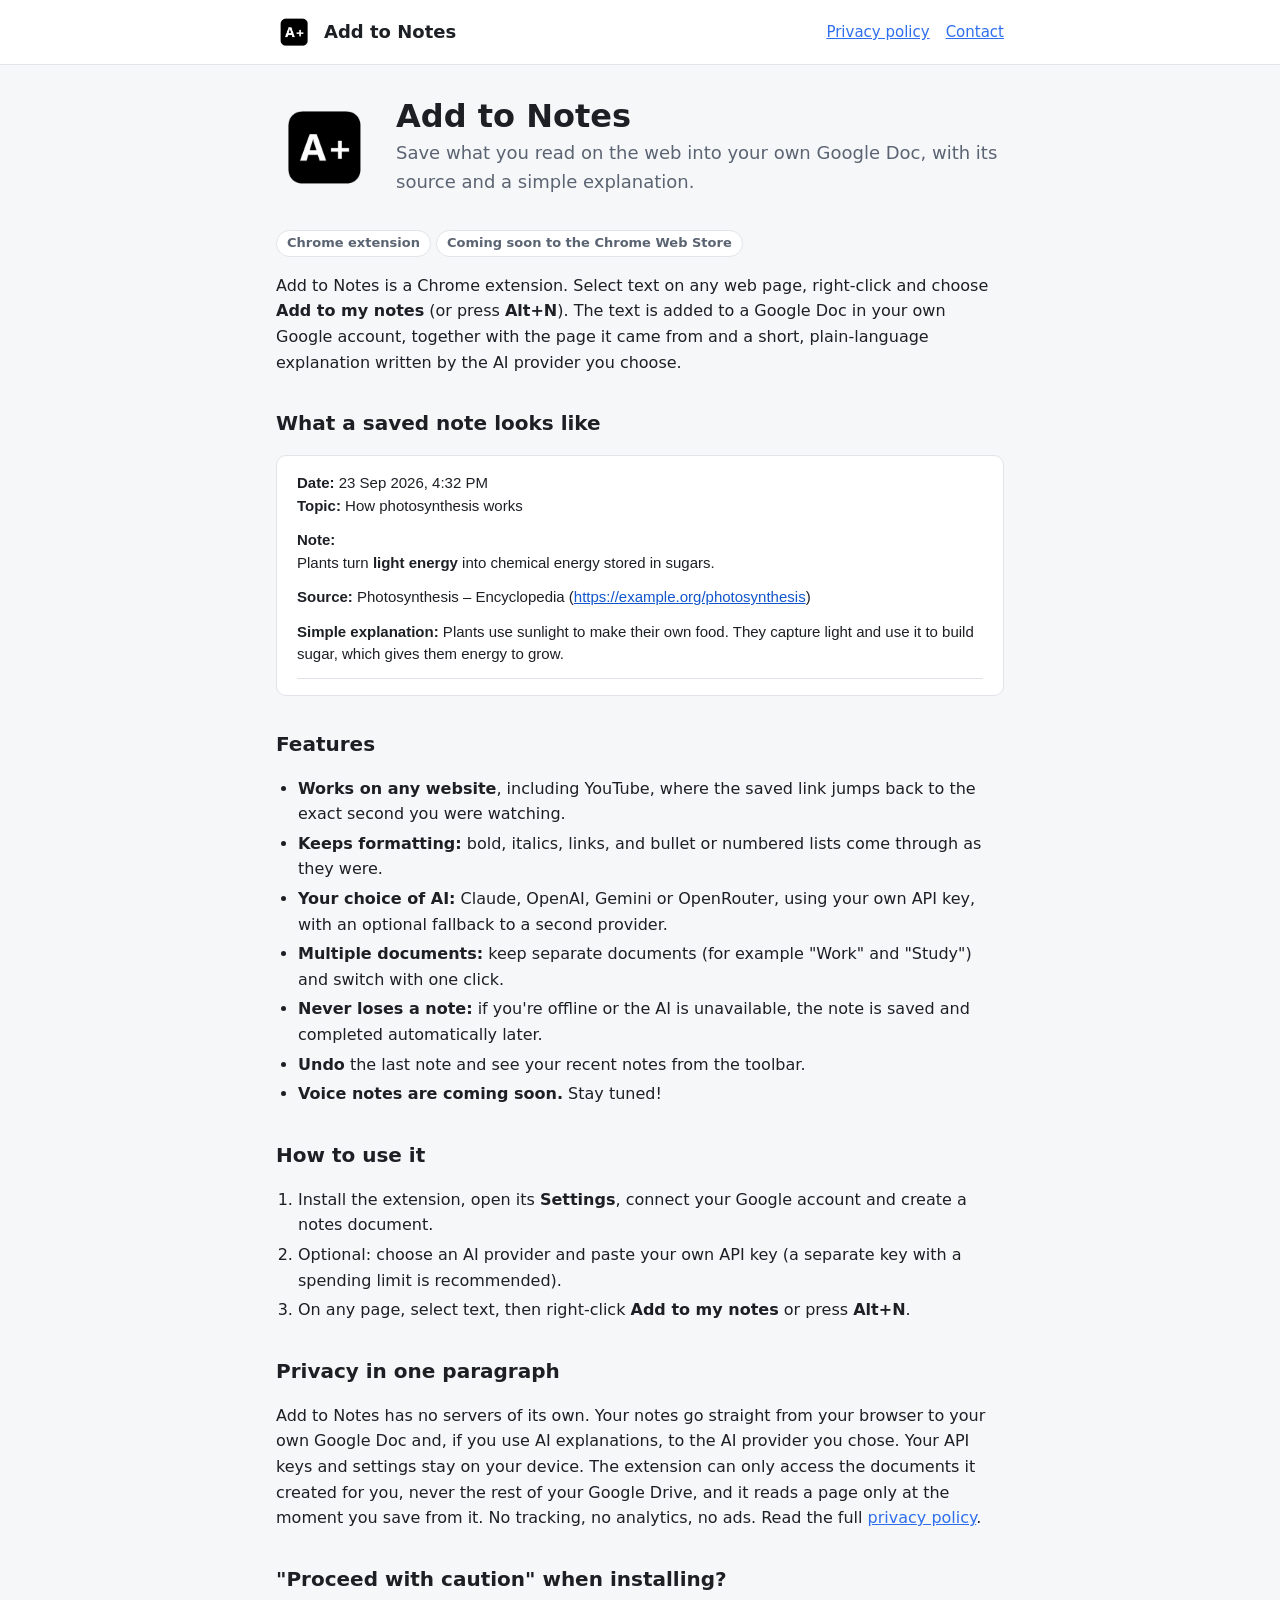
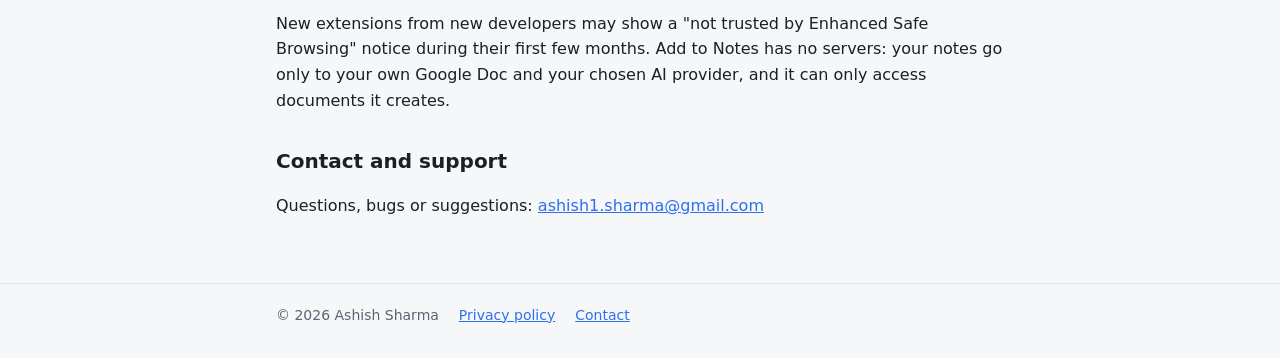
<file: index.html>
<!DOCTYPE html>
<html lang="en">
<head>
  <meta charset="UTF-8" />
  <meta name="viewport" content="width=device-width, initial-scale=1" />
  <!-- Google Search Console ownership proof for ashish-s-codes.github.io
       (needed for OAuth brand verification). Never remove. -->
  <meta name="google-site-verification" content="Ke0_cCQXQZ4eBADWo_CIxp3JL7E2BHyVz8oz56GAnRM" />
  <title>Add to Notes: save what you read to your Google Doc</title>
  <meta name="description" content="Add to Notes is a Chrome extension that saves text you select on any web page into your own Google Doc, with its source link and a short AI explanation." />
  <link rel="icon" type="image/png" href="favicon.png" />
  <link rel="stylesheet" href="site.css" />
</head>
<body>
  <header class="site">
    <div class="wrap">
      <img src="icon128.png" alt="" />
      <a class="brand" href="./">Add to Notes</a>
      <nav>
        <a href="privacy.html">Privacy policy</a>
        <a href="#contact">Contact</a>
      </nav>
    </div>
  </header>

  <main class="wrap">
    <section class="hero">
      <img src="icon128.png" alt="Add to Notes icon: white A+ on a black square" />
      <div>
        <h1>Add to Notes</h1>
        <p>Save what you read on the web into your own Google Doc, with its source and a simple explanation.</p>
      </div>
    </section>

    <p><span class="badge">Chrome extension</span> <span class="badge">Coming soon to the Chrome Web Store</span></p>

    <p>Add to Notes is a Chrome extension. Select text on any web page, right-click and choose <strong>Add to my notes</strong> (or press <strong>Alt+N</strong>). The text is added to a Google Doc in your own Google account, together with the page it came from and a short, plain-language explanation written by the AI provider you choose.</p>

    <h2>What a saved note looks like</h2>
    <div class="card sample" aria-label="Example of a saved note">
      <p><strong>Date:</strong> 23 Sep 2026, 4:32 PM</p>
      <p><strong>Topic:</strong> How photosynthesis works</p>
      <div class="gap"></div>
      <p><strong>Note:</strong></p>
      <p>Plants turn <strong>light energy</strong> into chemical energy stored in sugars.</p>
      <div class="gap"></div>
      <p><strong>Source:</strong> Photosynthesis – Encyclopedia (<span class="sample-link">https://example.org/photosynthesis</span>)</p>
      <div class="gap"></div>
      <p><strong>Simple explanation:</strong> Plants use sunlight to make their own food. They capture light and use it to build sugar, which gives them energy to grow.</p>
      <div class="rule"></div>
    </div>

    <h2>Features</h2>
    <ul>
      <li><strong>Works on any website</strong>, including YouTube, where the saved link jumps back to the exact second you were watching.</li>
      <li><strong>Keeps formatting:</strong> bold, italics, links, and bullet or numbered lists come through as they were.</li>
      <li><strong>Your choice of AI:</strong> Claude, OpenAI, Gemini or OpenRouter, using your own API key, with an optional fallback to a second provider.</li>
      <li><strong>Multiple documents:</strong> keep separate documents (for example "Work" and "Study") and switch with one click.</li>
      <li><strong>Never loses a note:</strong> if you're offline or the AI is unavailable, the note is saved and completed automatically later.</li>
      <li><strong>Undo</strong> the last note and see your recent notes from the toolbar.</li>
      <li><strong>Voice notes are coming soon.</strong> Stay tuned!</li>
    </ul>

    <h2>How to use it</h2>
    <ol>
      <li>Install the extension, open its <strong>Settings</strong>, connect your Google account and create a notes document.</li>
      <li>Optional: choose an AI provider and paste your own API key (a separate key with a spending limit is recommended).</li>
      <li>On any page, select text, then right-click <strong>Add to my notes</strong> or press <strong>Alt+N</strong>.</li>
    </ol>

    <h2>Privacy in one paragraph</h2>
    <p>Add to Notes has no servers of its own. Your notes go straight from your browser to your own Google Doc and, if you use AI explanations, to the AI provider you chose. Your API keys and settings stay on your device. The extension can only access the documents it created for you, never the rest of your Google Drive, and it reads a page only at the moment you save from it. No tracking, no analytics, no ads. Read the full <a href="privacy.html">privacy policy</a>.</p>

    <h2 id="safe-browsing">"Proceed with caution" when installing?</h2>
    <p>New extensions from new developers may show a "not trusted by Enhanced Safe Browsing" notice during their first few months. Add to Notes has no servers: your notes go only to your own Google Doc and your chosen AI provider, and it can only access documents it creates.</p>

    <h2 id="contact">Contact and support</h2>
    <p>Questions, bugs or suggestions: <a href="mailto:ashish1.sharma@gmail.com">ashish1.sharma@gmail.com</a></p>
  </main>

  <footer class="site">
    <div class="wrap">
      <span>© 2026 Ashish Sharma</span>
      <a href="privacy.html">Privacy policy</a>
      <a href="mailto:ashish1.sharma@gmail.com">Contact</a>
    </div>
  </footer>
</body>
</html>
</file>
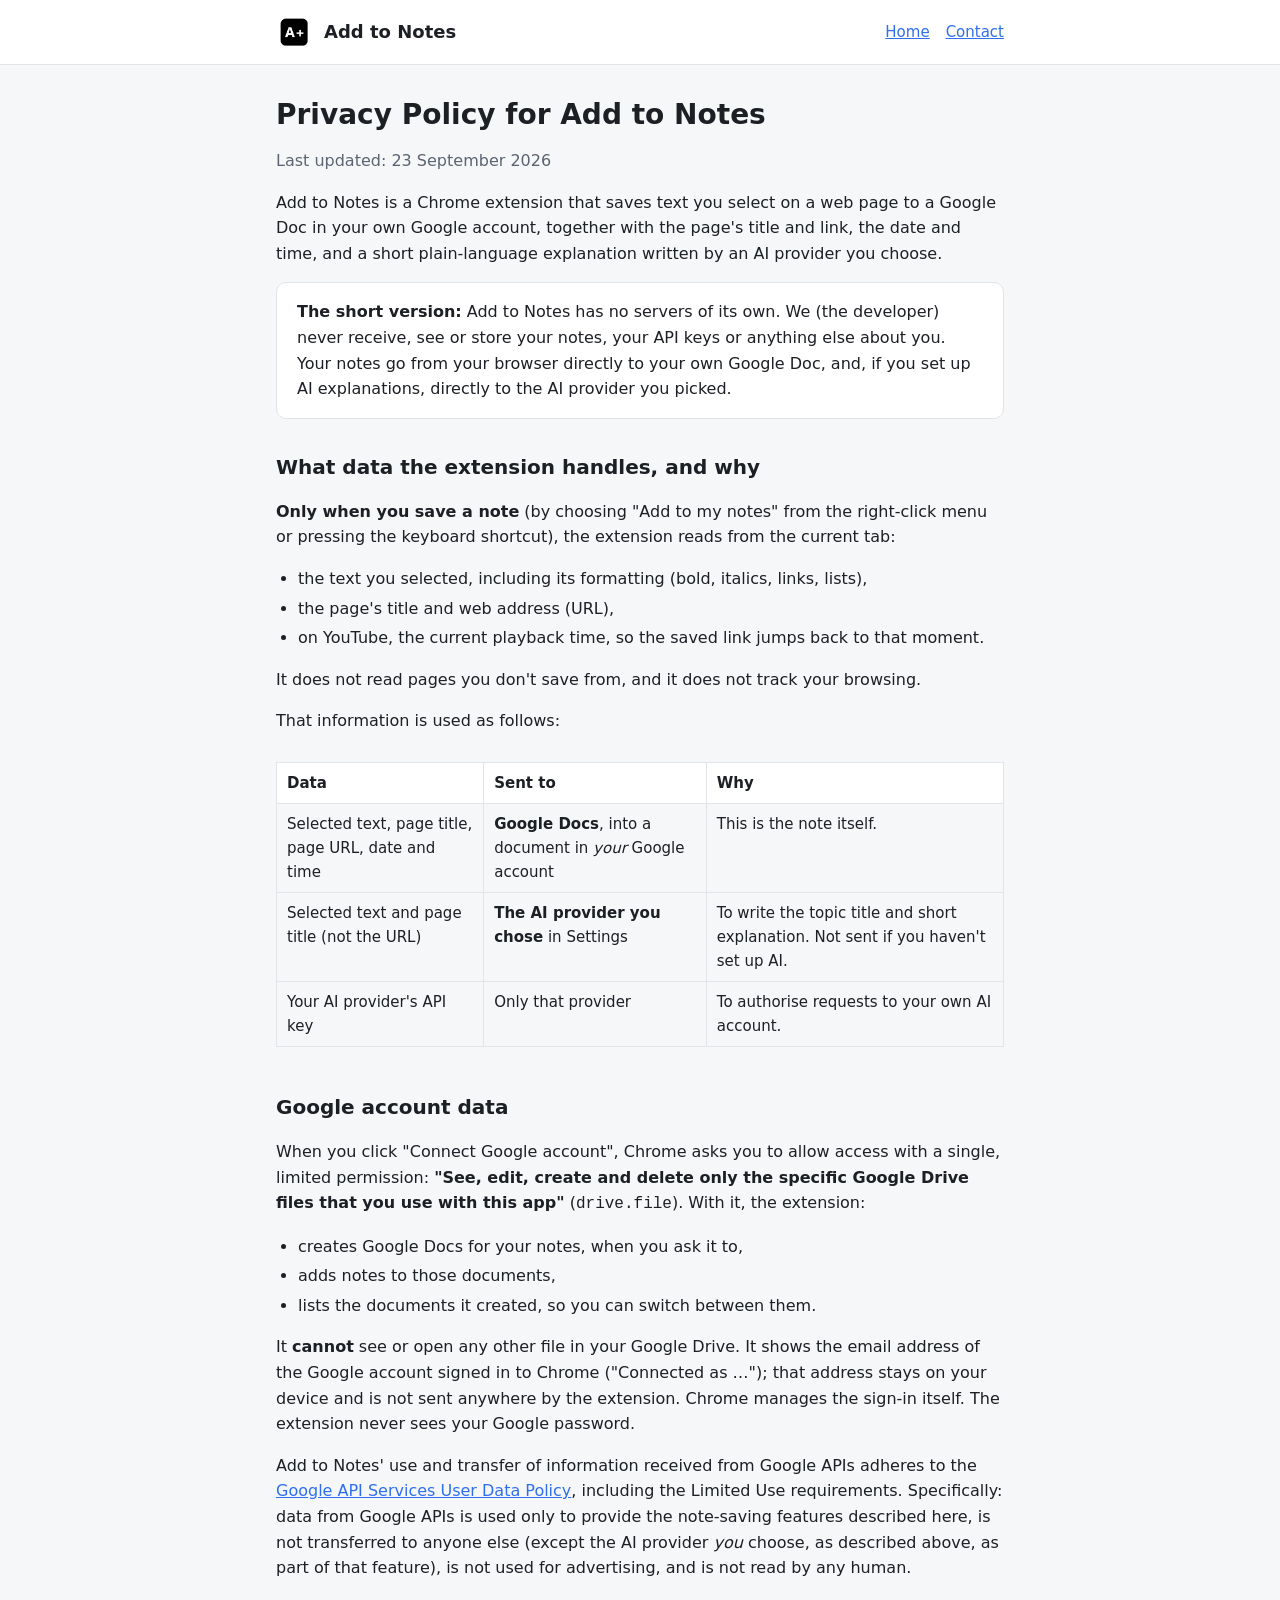
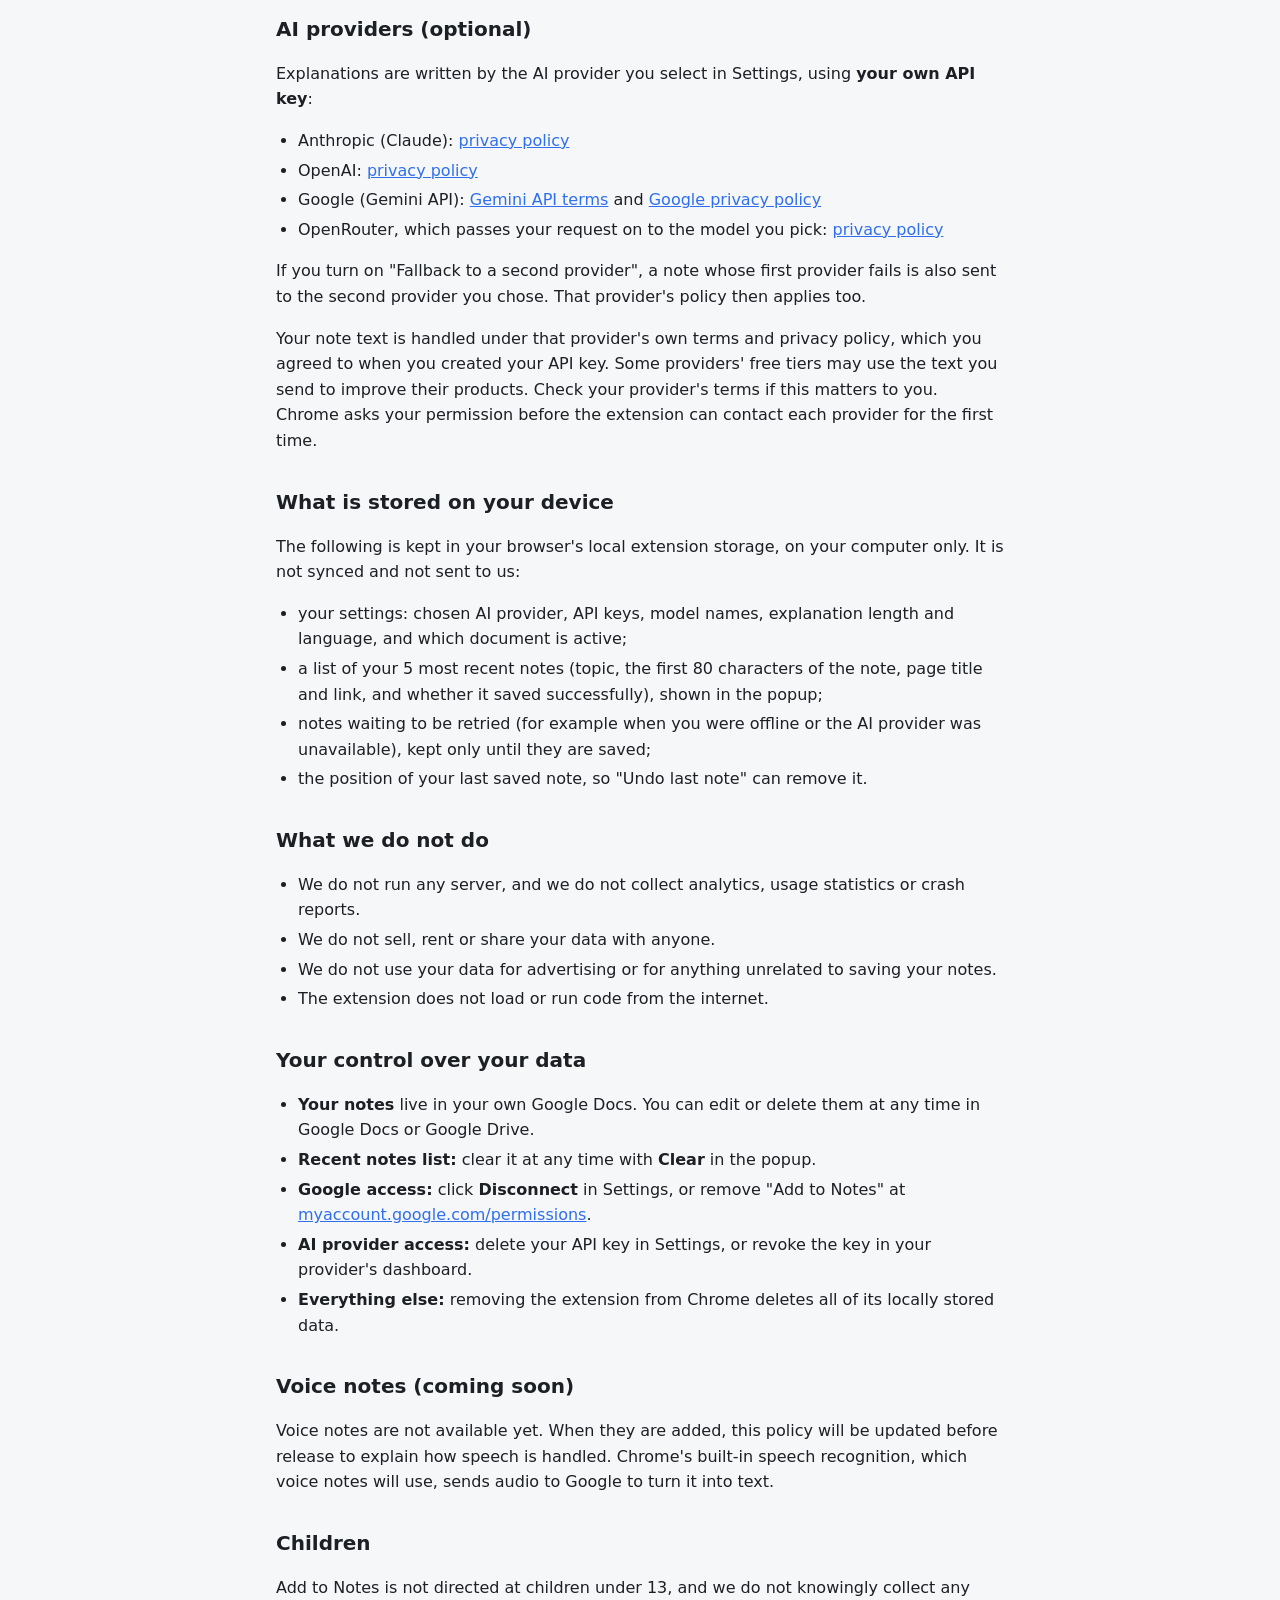
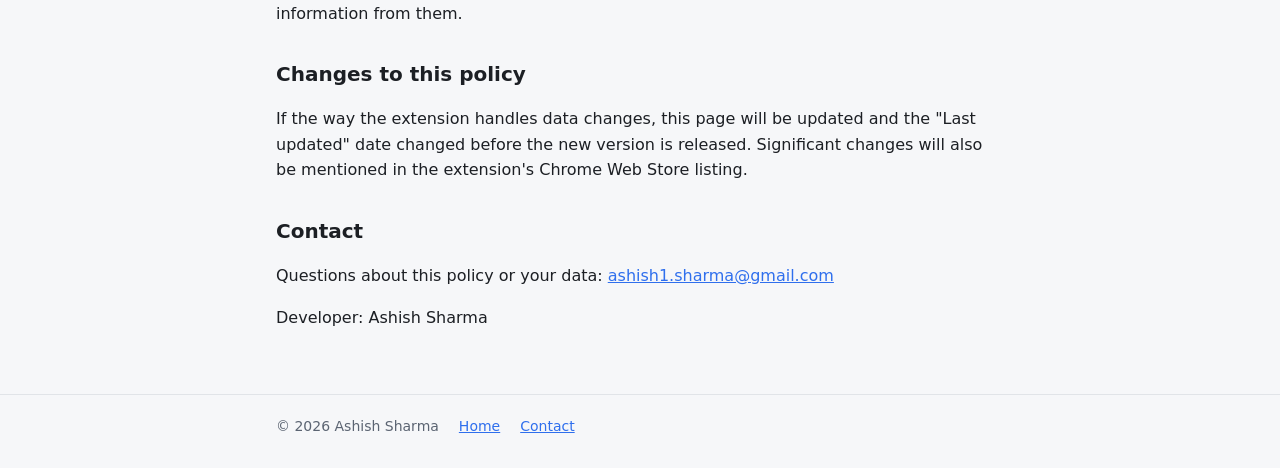
<file: privacy.html>
<!DOCTYPE html>
<html lang="en">
<head>
  <meta charset="UTF-8" />
  <meta name="viewport" content="width=device-width, initial-scale=1" />
  <title>Privacy Policy: Add to Notes</title>
  <meta name="description" content="Privacy policy for the Add to Notes Chrome extension." />
  <link rel="icon" type="image/png" href="favicon.png" />
  <link rel="stylesheet" href="site.css" />
</head>
<body>
  <!-- Published copy of docs/PRIVACY_POLICY.md. Keep the two in sync. -->
  <header class="site">
    <div class="wrap">
      <img src="icon128.png" alt="" />
      <a class="brand" href="./">Add to Notes</a>
      <nav>
        <a href="./">Home</a>
        <a href="#contact">Contact</a>
      </nav>
    </div>
  </header>

  <main class="wrap">
    <h1>Privacy Policy for Add to Notes</h1>
    <p class="muted">Last updated: 23 September 2026</p>

    <p>Add to Notes is a Chrome extension that saves text you select on a web page to a Google Doc in your own Google account, together with the page's title and link, the date and time, and a short plain-language explanation written by an AI provider you choose.</p>

    <div class="card">
      <strong>The short version:</strong> Add to Notes has no servers of its own. We (the developer) never receive, see or store your notes, your API keys or anything else about you. Your notes go from your browser directly to your own Google Doc, and, if you set up AI explanations, directly to the AI provider you picked.
    </div>

    <h2>What data the extension handles, and why</h2>
    <p><strong>Only when you save a note</strong> (by choosing "Add to my notes" from the right-click menu or pressing the keyboard shortcut), the extension reads from the current tab:</p>
    <ul>
      <li>the text you selected, including its formatting (bold, italics, links, lists),</li>
      <li>the page's title and web address (URL),</li>
      <li>on YouTube, the current playback time, so the saved link jumps back to that moment.</li>
    </ul>
    <p>It does not read pages you don't save from, and it does not track your browsing.</p>
    <p>That information is used as follows:</p>
    <div class="table-scroll">
      <table>
        <thead>
          <tr><th>Data</th><th>Sent to</th><th>Why</th></tr>
        </thead>
        <tbody>
          <tr><td>Selected text, page title, page URL, date and time</td><td><strong>Google Docs</strong>, into a document in <em>your</em> Google account</td><td>This is the note itself.</td></tr>
          <tr><td>Selected text and page title (not the URL)</td><td><strong>The AI provider you chose</strong> in Settings</td><td>To write the topic title and short explanation. Not sent if you haven't set up AI.</td></tr>
          <tr><td>Your AI provider's API key</td><td>Only that provider</td><td>To authorise requests to your own AI account.</td></tr>
        </tbody>
      </table>
    </div>

    <h2>Google account data</h2>
    <p>When you click "Connect Google account", Chrome asks you to allow access with a single, limited permission: <strong>"See, edit, create and delete only the specific Google Drive files that you use with this app"</strong> (<code>drive.file</code>). With it, the extension:</p>
    <ul>
      <li>creates Google Docs for your notes, when you ask it to,</li>
      <li>adds notes to those documents,</li>
      <li>lists the documents it created, so you can switch between them.</li>
    </ul>
    <p>It <strong>cannot</strong> see or open any other file in your Google Drive. It shows the email address of the Google account signed in to Chrome ("Connected as …"); that address stays on your device and is not sent anywhere by the extension. Chrome manages the sign-in itself. The extension never sees your Google password.</p>
    <p>Add to Notes' use and transfer of information received from Google APIs adheres to the <a href="https://developers.google.com/terms/api-services-user-data-policy">Google API Services User Data Policy</a>, including the Limited Use requirements. Specifically: data from Google APIs is used only to provide the note-saving features described here, is not transferred to anyone else (except the AI provider <em>you</em> choose, as described above, as part of that feature), is not used for advertising, and is not read by any human.</p>

    <h2>AI providers (optional)</h2>
    <p>Explanations are written by the AI provider you select in Settings, using <strong>your own API key</strong>:</p>
    <ul>
      <li>Anthropic (Claude): <a href="https://www.anthropic.com/legal/privacy">privacy policy</a></li>
      <li>OpenAI: <a href="https://openai.com/policies/privacy-policy">privacy policy</a></li>
      <li>Google (Gemini API): <a href="https://ai.google.dev/gemini-api/terms">Gemini API terms</a> and <a href="https://policies.google.com/privacy">Google privacy policy</a></li>
      <li>OpenRouter, which passes your request on to the model you pick: <a href="https://openrouter.ai/privacy">privacy policy</a></li>
    </ul>
    <p>If you turn on "Fallback to a second provider", a note whose first provider fails is also sent to the second provider you chose. That provider's policy then applies too.</p>
    <p>Your note text is handled under that provider's own terms and privacy policy, which you agreed to when you created your API key. Some providers' free tiers may use the text you send to improve their products. Check your provider's terms if this matters to you. Chrome asks your permission before the extension can contact each provider for the first time.</p>

    <h2>What is stored on your device</h2>
    <p>The following is kept in your browser's local extension storage, on your computer only. It is not synced and not sent to us:</p>
    <ul>
      <li>your settings: chosen AI provider, API keys, model names, explanation length and language, and which document is active;</li>
      <li>a list of your 5 most recent notes (topic, the first 80 characters of the note, page title and link, and whether it saved successfully), shown in the popup;</li>
      <li>notes waiting to be retried (for example when you were offline or the AI provider was unavailable), kept only until they are saved;</li>
      <li>the position of your last saved note, so "Undo last note" can remove it.</li>
    </ul>

    <h2>What we do not do</h2>
    <ul>
      <li>We do not run any server, and we do not collect analytics, usage statistics or crash reports.</li>
      <li>We do not sell, rent or share your data with anyone.</li>
      <li>We do not use your data for advertising or for anything unrelated to saving your notes.</li>
      <li>The extension does not load or run code from the internet.</li>
    </ul>

    <h2>Your control over your data</h2>
    <ul>
      <li><strong>Your notes</strong> live in your own Google Docs. You can edit or delete them at any time in Google Docs or Google Drive.</li>
      <li><strong>Recent notes list:</strong> clear it at any time with <strong>Clear</strong> in the popup.</li>
      <li><strong>Google access:</strong> click <strong>Disconnect</strong> in Settings, or remove "Add to Notes" at <a href="https://myaccount.google.com/permissions">myaccount.google.com/permissions</a>.</li>
      <li><strong>AI provider access:</strong> delete your API key in Settings, or revoke the key in your provider's dashboard.</li>
      <li><strong>Everything else:</strong> removing the extension from Chrome deletes all of its locally stored data.</li>
    </ul>

    <h2>Voice notes (coming soon)</h2>
    <p>Voice notes are not available yet. When they are added, this policy will be updated before release to explain how speech is handled. Chrome's built-in speech recognition, which voice notes will use, sends audio to Google to turn it into text.</p>

    <h2>Children</h2>
    <p>Add to Notes is not directed at children under 13, and we do not knowingly collect any information from them.</p>

    <h2>Changes to this policy</h2>
    <p>If the way the extension handles data changes, this page will be updated and the "Last updated" date changed before the new version is released. Significant changes will also be mentioned in the extension's Chrome Web Store listing.</p>

    <h2 id="contact">Contact</h2>
    <p>Questions about this policy or your data: <a href="mailto:ashish1.sharma@gmail.com">ashish1.sharma@gmail.com</a></p>
    <p>Developer: Ashish Sharma</p>
  </main>

  <footer class="site">
    <div class="wrap">
      <span>© 2026 Ashish Sharma</span>
      <a href="./">Home</a>
      <a href="mailto:ashish1.sharma@gmail.com">Contact</a>
    </div>
  </footer>
</body>
</html>
</file>
<file: site.css>
/* Shared styles for the Add to Notes website (homepage + privacy policy).
   No external fonts, scripts or trackers: the site itself collects nothing. */

:root {
  --bg: #f6f7f9;
  --surface: #ffffff;
  --border: #e1e4e8;
  --text: #1c1f24;
  --muted: #5b6472;
  --accent: #2f6fed;
  color-scheme: light;
}

@media (prefers-color-scheme: dark) {
  :root {
    --bg: #15171a;
    --surface: #1d2024;
    --border: #2e3238;
    --text: #e8eaed;
    --muted: #a3aab5;
    --accent: #7aa7ff;
    color-scheme: dark;
  }
}

* {
  box-sizing: border-box;
}

body {
  margin: 0;
  background: var(--bg);
  color: var(--text);
  font-family: "Segoe UI", system-ui, -apple-system, Roboto, Helvetica, Arial, sans-serif;
  font-size: 16px;
  line-height: 1.6;
}

a {
  color: var(--accent);
}

.wrap {
  max-width: 760px;
  margin: 0 auto;
  padding: 0 16px;
}

header.site {
  border-bottom: 1px solid var(--border);
  background: var(--surface);
}

header.site .wrap {
  display: flex;
  align-items: center;
  gap: 12px;
  padding-top: 14px;
  padding-bottom: 14px;
}

header.site img {
  width: 36px;
  height: 36px;
}

header.site .brand {
  font-weight: 700;
  font-size: 18px;
  color: var(--text);
  text-decoration: none;
}

header.site nav {
  margin-left: auto;
  display: flex;
  gap: 16px;
  font-size: 15px;
}

main.wrap {
  padding-top: 32px;
  padding-bottom: 48px;
}

.hero {
  display: flex;
  align-items: center;
  gap: 24px;
  margin-bottom: 32px;
}

.hero img {
  width: 96px;
  height: 96px;
  flex-shrink: 0;
}

.hero h1 {
  margin: 0 0 4px;
  font-size: 32px;
  line-height: 1.2;
}

.hero p {
  margin: 0;
  color: var(--muted);
  font-size: 18px;
}

h1 {
  font-size: 28px;
  line-height: 1.25;
  margin: 0 0 8px;
}

h2 {
  font-size: 20px;
  margin: 32px 0 8px;
}

.muted {
  color: var(--muted);
}

.card {
  background: var(--surface);
  border: 1px solid var(--border);
  border-radius: 10px;
  padding: 16px 20px;
  margin: 16px 0;
}

.sample {
  font-family: Arial, Helvetica, sans-serif;
  font-size: 15px;
  line-height: 1.5;
}

.sample p {
  margin: 0;
}

.sample .sample-link {
  color: #1155cc;
  text-decoration: underline;
}

@media (prefers-color-scheme: dark) {
  .sample .sample-link {
    color: var(--accent);
  }
}

.sample .gap {
  height: 12px;
}

.sample .rule {
  border-bottom: 1px solid var(--border);
  margin-top: 12px;
}

ul, ol {
  padding-left: 22px;
}

li {
  margin: 4px 0;
}

table {
  width: 100%;
  border-collapse: collapse;
  margin: 12px 0;
  font-size: 15px;
}

th, td {
  text-align: left;
  vertical-align: top;
  padding: 8px 10px;
  border: 1px solid var(--border);
}

th {
  background: var(--surface);
}

.table-scroll {
  overflow-x: auto;
}

.badge {
  display: inline-block;
  font-size: 13px;
  font-weight: 600;
  padding: 2px 10px;
  border-radius: 999px;
  border: 1px solid var(--border);
  background: var(--surface);
  color: var(--muted);
}

footer.site {
  border-top: 1px solid var(--border);
  padding: 20px 0 32px;
  font-size: 14px;
  color: var(--muted);
}

footer.site .wrap {
  display: flex;
  flex-wrap: wrap;
  gap: 8px 20px;
}

@media (max-width: 560px) {
  .hero {
    flex-direction: column;
    align-items: flex-start;
    gap: 12px;
  }

  .hero h1 {
    font-size: 26px;
  }

  header.site nav {
    gap: 12px;
    font-size: 14px;
  }
}
</file>
